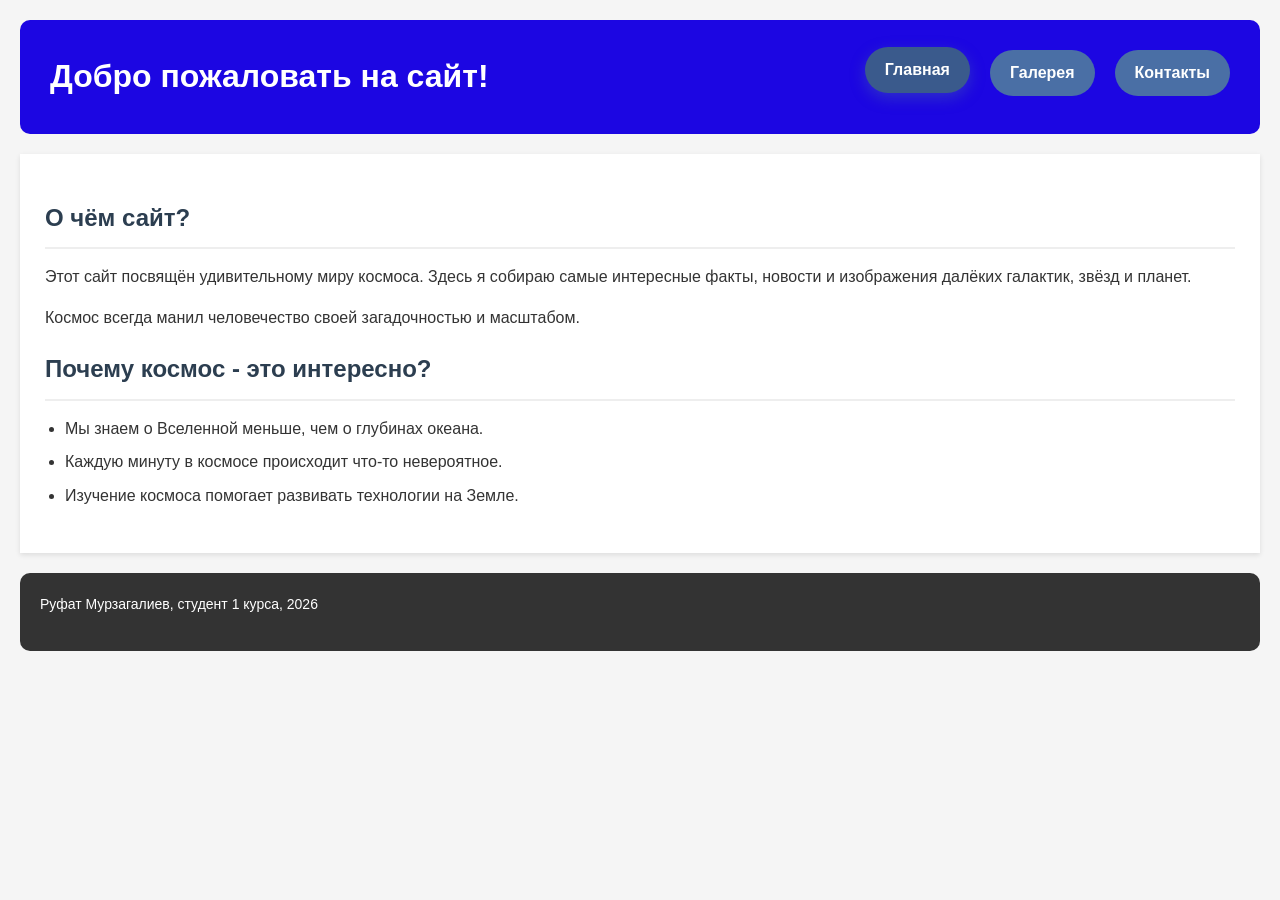
<file: index.html>
<!DOCTYPE html>
<html lang="ru">
<head>
    <meta charset="UTF-8">
    <meta name="viewport" content="width=device-width, initial-scale=1.0">
    <title>Knight — Космос</title>
    <link rel="stylesheet" href="style.css">
</head>
<body>
<header>
    <h1>Добро пожаловать на сайт!</h1>
    <nav>
        <ul class="flex-nav">
            <li><a href="index.html" class="active">Главная</a></li>
            <li><a href="gallery.html">Галерея</a></li>
            <li><a href="contacts.html">Контакты</a></li>
        </ul>
    </nav>
</header>

<main>
    <section>
        <h2>О чём сайт?</h2>
        <p>Этот сайт посвящён удивительному миру космоса. Здесь я собираю самые интересные факты, новости и изображения далёких галактик, звёзд и планет.</p>
        <p>Космос всегда манил человечество своей загадочностью и масштабом.</p>
        
        <h2>Почему космос - это интересно?</h2>
        <ul>
            <li>Мы знаем о Вселенной меньше, чем о глубинах океана.</li>
            <li>Каждую минуту в космосе происходит что-то невероятное.</li>
            <li>Изучение космоса помогает развивать технологии на Земле.</li>
        </ul>
    </section>
</main>

<footer>
    <div class="footer-content">
        <p>Руфат Мурзагалиев, студент 1 курса, 2026</p>
    </div>
</footer>
</body>
</html>
</file>
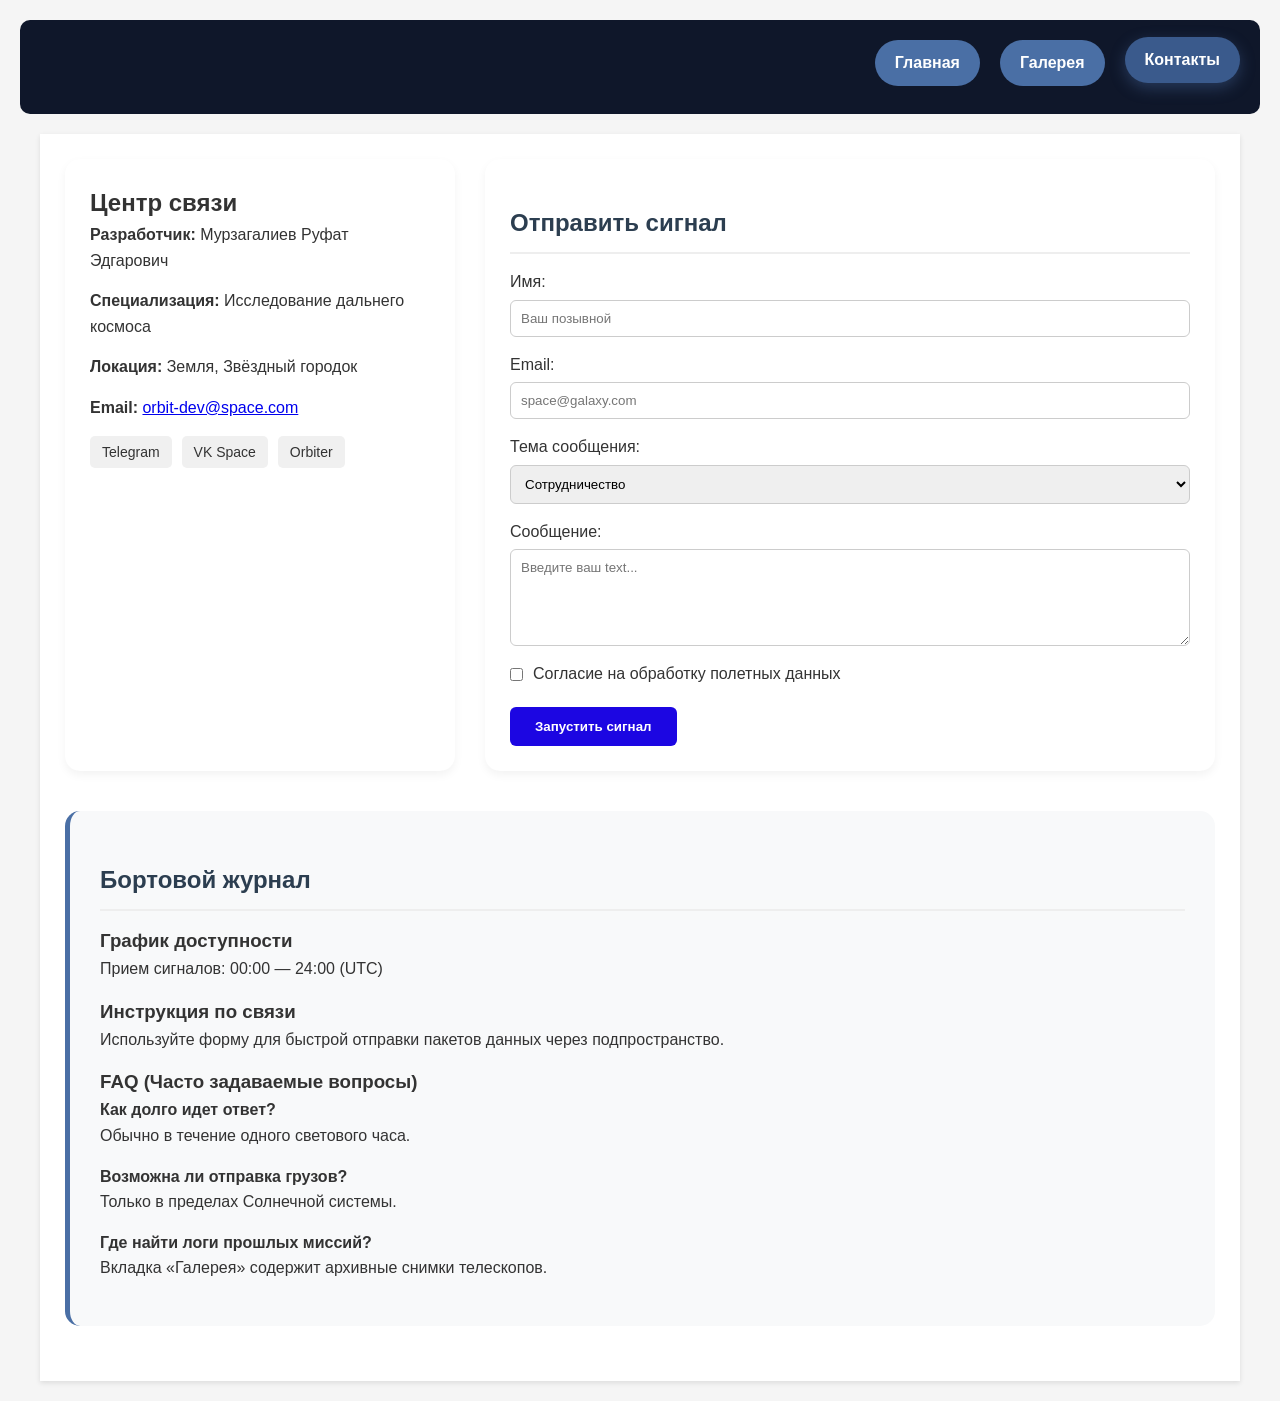
<file: contacts.html>
<!DOCTYPE html>
<html lang="ru">
<head>
    <meta charset="UTF-8">
    <meta name="viewport" content="width=device-width, initial-scale=1.0">
    <title>Космические контакты</title>
    <link rel="stylesheet" href="style.css">
</head>
<body>

    <header class="contacts-header">
        <nav class="space-nav">
            <ul class="flex-nav">
                <li><a href="index.html">Главная</a></li>
                <li><a href="gallery.html">Галерея</a></li>
                <li><a href="contacts.html" class="active">Контакты</a></li>
            </ul>
        </nav>
    </header>

    <main class="container">
        <!-- Общий Flex-контейнер для карточки и формы -->
        <div class="contacts-wrapper">
            
            <!-- 1.1. Информационная карточка (Получит flex: 1) -->
            <section class="info-card">
                <h1>Центр связи</h1>
                <p class="developer"><strong>Разработчик:</strong> Мурзагалиев Руфат Эдгарович</p>
                <p class="specialization"><strong>Специализация:</strong> Исследование дальнего космоса</p>
                <p class="location"><strong>Локация:</strong> Земля, Звёздный городок</p>
                <p class="email"><strong>Email:</strong> <a href="mailto:orbit-dev@space.com">orbit-dev@space.com</a></p>
                <div class="socials">
                    <a href="#" class="social-link">Telegram</a>
                    <a href="#" class="social-link">VK Space</a>
                    <a href="#" class="social-link">Orbiter</a>
                </div>
            </section>

            <!-- 1.2. Форма обратной связи (Получит flex: 2) -->
            <section class="feedback-form">
                <h2>Отправить сигнал</h2>
                <form action="#">
                    <div class="form-group">
                        <label for="name" class="req-label">Имя:</label>
                        <input type="text" id="name" name="name" placeholder="Ваш позывной" required>
                    </div>

                    <div class="form-group">
                        <label for="email" class="req-label">Email:</label>
                        <input type="email" id="email" name="email" placeholder="space@galaxy.com" required>
                    </div>

                    <div class="form-group">
                        <label for="subject">Тема сообщения:</label>
                        <select id="subject" name="subject">
                            <option value="cooperation">Сотрудничество</option>
                            <option value="expedition">Заявка на полет</option>
                            <option value="error">Ошибка в координатах</option>
                        </select>
                    </div>

                    <div class="form-group">
                        <label for="message" class="req-label">Сообщение:</label>
                        <textarea id="message" name="message" rows="5" placeholder="Введите ваш text..." required></textarea>
                    </div>

                    <div class="form-checkbox">
                        <input type="checkbox" id="agree" name="agree" required>
                        <label id="checkbox-label" for="agree">Согласие на обработку полетных данных</label>
                    </div>

                    <button type="submit" class="btn-submit">Запустить сигнал</button>
                </form>
            </section>
        </div>

        <!-- 1.3. Дополнительный информационный блок -->
        <section class="extra-info">
            <h2>Бортовой журнал</h2>
            <h3>График доступности</h3>
            <p>Прием сигналов: 00:00 — 24:00 (UTC)</p>

            <h3>Инструкция по связи</h3>
            <p>Используйте форму для быстрой отправки пакетов данных через подпространство.</p>

            <h3>FAQ (Часто задаваемые вопросы)</h3>
            <div class="faq-list">
                <div class="faq-item">
                    <h4>Как долго идет ответ?</h4>
                    <p>Обычно в течение одного светового часа.</p>
                </div>
                <div class="faq-item">
                    <h4>Возможна ли отправка грузов?</h4>
                    <p>Только в пределах Солнечной системы.</p>
                </div>
                <div class="faq-item">
                    <h4>Где найти логи прошлых миссий?</h4>
                    <p>Вкладка «Галерея» содержит архивные снимки телескопов.</p>
                </div>
            </div>
        </section>
    </main>
</body>
</html>
</file>
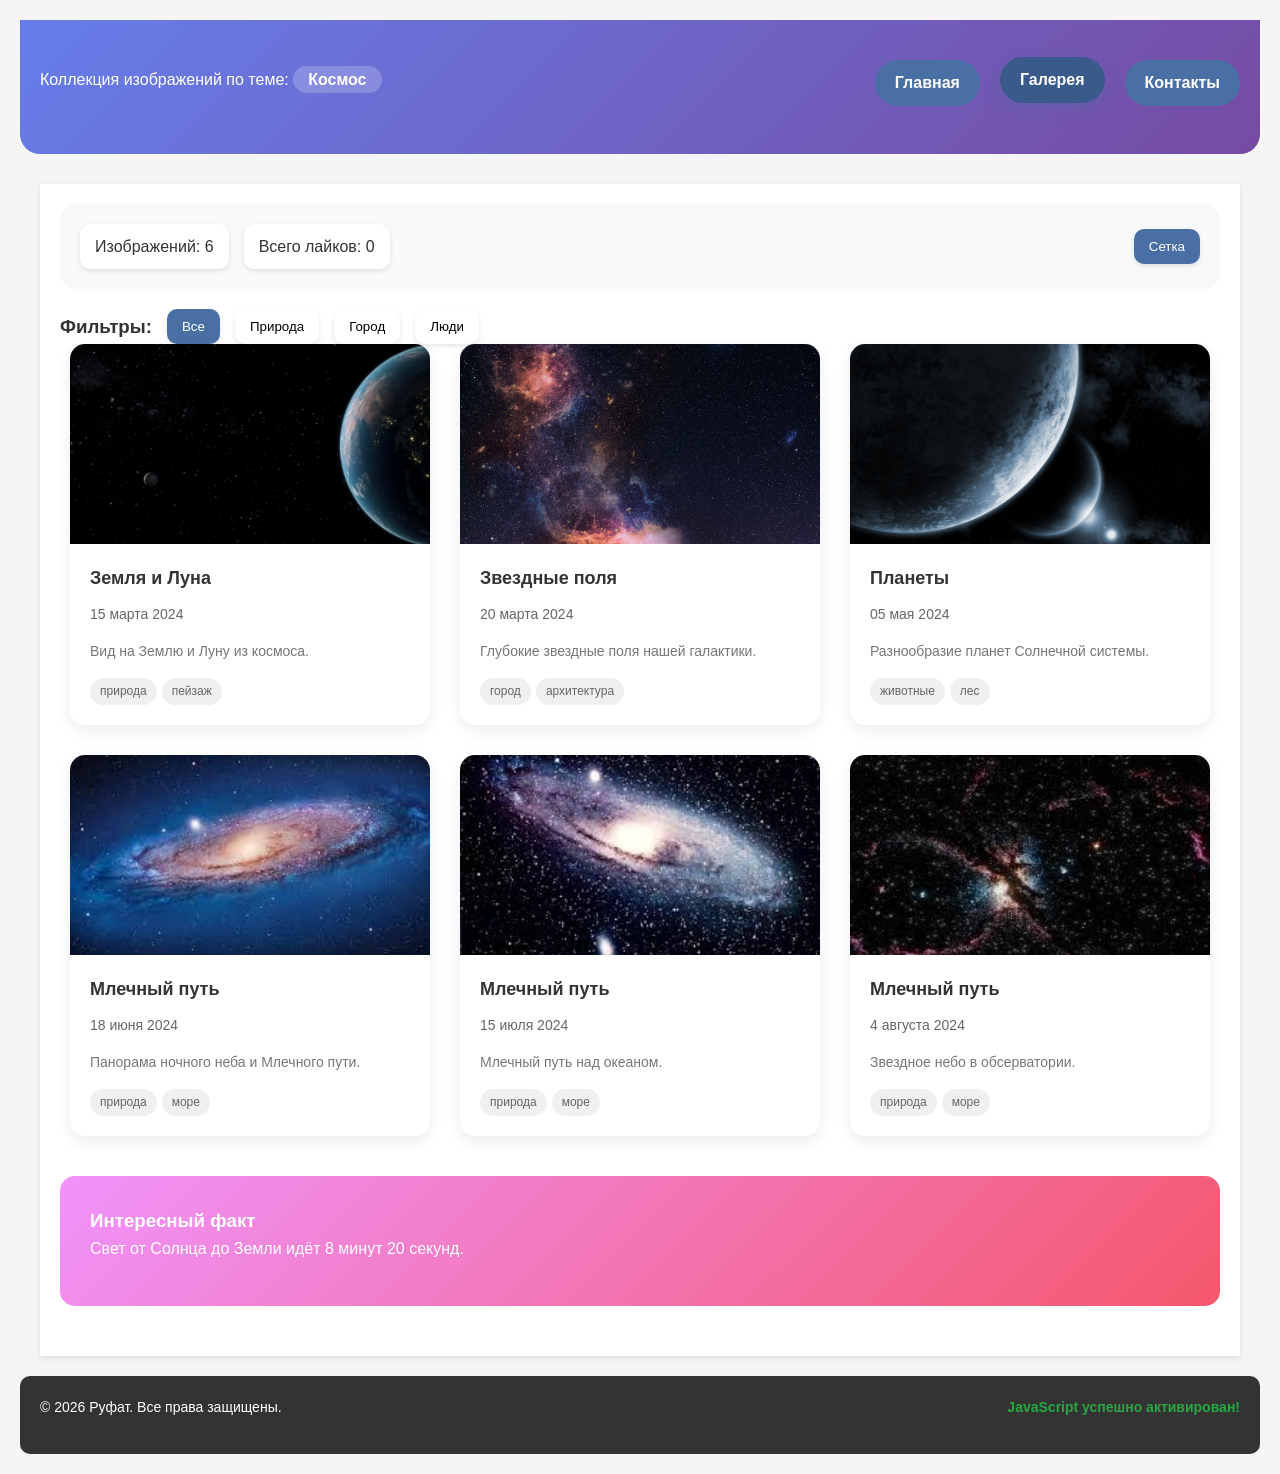
<file: gallery.html>
<!DOCTYPE html>
<html lang="ru">
<head>
    <meta charset="UTF-8">
    <meta name="viewport" content="width=device-width, initial-scale=1.0">
    <title>Knight — Галерея</title>
    <link rel="stylesheet" href="style.css">
    <link rel="stylesheet" href="https://cloudflare.com">
</head>
<body>
    <header class="gallery-header">
        <div class="header-content">
            <h1><i class="fas fa-images"></i></h1>
            <p class="subtitle">Коллекция изображений по теме: <span class="theme-name">Космос</span></p>
        </div>
        <nav class="main-nav">
            <ul class="flex-nav">
                <li><a href="index.html">Главная</a></li>
                <li><a href="gallery.html" class="active">Галерея</a></li>
                <li><a href="contacts.html">Контакты</a></li>
            </ul>
        </nav>
    </header>

    <main class="gallery-container">
        <div class="controls-panel">
            <div class="stats">
                <span class="stat-item">
                    <i class="fas fa-image"></i>
                    Изображений: <span id="image-counter">0</span>
                </span>
                <span class="stat-item">
                    <i class="fas fa-heart"></i>
                    Всего лайков: <span id="total-likes">0</span>
                </span>
            </div>
            <div class="view-controls">
                <button id="grid-view" class="view-btn active">
                    <i class="fas fa-th"></i> Сетка
                </button>
            </div>
        </div>

        <div class="filters">
            <h3><i class="fas fa-filter"></i>Фильтры:</h3>
            <div class="filter-buttons">
                <button class="filter-btn active" data-filter="all">Все</button>
                <button class="filter-btn" data-filter="nature">Природа</button> 
                <button class="filter-btn" data-filter="city">Город</button>
                <button class="filter-btn" data-filter="people">Люди</button>
            </div>
        </div>

        <!-- ГАЛЕРЕЯ НА FLEXBOX -->
        <div class="gallery-flex" id="image-gallery">
            <!--Карточка 1-->
            <article class="image-card" data-category="nature">
                <div class="card-image">
                    <img src="images/1.jpg" alt="Земля и Луна" class="gallery-img" loading="lazy">
                    <div class="image-overlay">
                        <button class="like-btn" data-id="1">
                            <i class="far fa-heart"></i> <span class="like-count">0</span>
                        </button>
                        <button class="zoom-btn"><i class="fas fa-expand"></i></button>
                    </div>
                </div>
                <div class="card-content">
                    <h3 class="image-title">Земля и Луна</h3>
                    <p class="image-date"><i class="far fa-calendar"></i> 15 марта 2024</p>
                    <p class="image-description">Вид на Землю и Луну из космоса.</p>
                    <div class="image-tags"><span class="tag">природа</span><span class="tag">пейзаж</span></div>
                </div>
            </article>

            <!-- Карточка 2 -->
            <article class="image-card" data-category="city">
                <div class="card-image">
                    <img src="images/2.jpg" alt="Звездные поля" class="gallery-img" loading="lazy">
                    <div class="image-overlay">
                        <button class="like-btn" data-id="2">
                            <i class="far fa-heart"></i> <span class="like-count">0</span>
                        </button>
                        <button class="zoom-btn"><i class="fas fa-expand"></i></button>
                    </div>
                </div>
                <div class="card-content">
                    <h3 class="image-title">Звездные поля</h3>
                    <p class="image-date"><i class="far fa-calendar"></i> 20 марта 2024</p>
                    <p class="image-description">Глубокие звездные поля нашей галактики.</p>
                    <div class="image-tags"><span class="tag">город</span><span class="tag">архитектура</span></div>
                </div>
            </article>

            <!-- Карточка 3 -->
            <article class="image-card" data-category="planets">
                <div class="card-image">
                    <img src="images/3.jpg" alt="Планеты" class="gallery-img" loading="lazy">
                    <div class="image-overlay">
                        <button class="like-btn" data-id="3">
                            <i class="far fa-heart"></i> <span class="like-count">0</span>
                        </button>
                        <button class="zoom-btn"><i class="fas fa-expand"></i></button>
                    </div>
                </div>
                <div class="card-content">
                    <h3 class="image-title">Планеты</h3>
                    <p class="image-date"><i class="far fa-calendar"></i> 05 мая 2024</p>
                    <p class="image-description">Разнообразие планет Солнечной системы.</p>
                    <div class="image-tags"><span class="tag">животные</span><span class="tag">лес</span></div>
                </div>
            </article>

            <!-- Карточка 4 -->
            <article class="image-card" data-category="nature">
                <div class="card-image">
                    <img src="images/4.jpg" alt="Млечный путь" class="gallery-img" loading="lazy">
                    <div class="image-overlay">
                        <button class="like-btn" data-id="4">
                            <i class="far fa-heart"></i> <span class="like-count">0</span>
                        </button>
                        <button class="zoom-btn"><i class="fas fa-expand"></i></button>
                    </div>
                </div>
                <div class="card-content">
                    <h3 class="image-title">Млечный путь</h3>
                    <p class="image-date"><i class="far fa-calendar"></i> 18 июня 2024</p>
                    <p class="image-description">Панорама ночного неба и Млечного пути.</p>
                    <div class="image-tags"><span class="tag">природа</span><span class="tag">море</span></div>
                </div>
            </article>

            <!-- Карточка 5 -->
            <article class="image-card" data-category="nature">
                <div class="card-image">
                    <img src="images/5.jpg" alt="Млечный путь 2" class="gallery-img" loading="lazy">
                    <div class="image-overlay">
                        <button class="like-btn" data-id="5">
                            <i class="far fa-heart"></i> <span class="like-count">0</span>
                        </button>
                        <button class="zoom-btn"><i class="fas fa-expand"></i></button>
                    </div>
                </div>
                <div class="card-content">
                    <h3 class="image-title">Млечный путь</h3>
                    <p class="image-date"><i class="far fa-calendar"></i> 15 июля 2024</p>
                    <p class="image-description">Млечный путь над океаном.</p>
                    <div class="image-tags"><span class="tag">природа</span><span class="tag">море</span></div>
                </div>
            </article>

            <!-- Карточка 6 -->
            <article class="image-card" data-category="nature">
                <div class="card-image">
                    <img src="images/6.jpg" alt="Млечный путь 3" class="gallery-img" loading="lazy">
                    <div class="image-overlay">
                        <button class="like-btn" data-id="6">
                            <i class="far fa-heart"></i> <span class="like-count">0</span>
                        </button>
                        <button class="zoom-btn"><i class="fas fa-expand"></i></button>
                    </div>
                </div>
                <div class="card-content">
                    <h3 class="image-title">Млечный путь</h3>
                    <p class="image-date"><i class="far fa-calendar"></i> 4 августа 2024</p>
                    <p class="image-description">Звездное небо в обсерватории.</p>
                    <div class="image-tags"><span class="tag">природа</span><span class="tag">море</span></div>
                </div>
            </article>
        </div>

        <aside class="gallery-info">
            <h3><i class="fas fa-lightbulb"></i> Интересный факт</h3>
            <p>Свет от Солнца до Земли идёт 8 минут 20 секунд.</p>
        </aside>
    </main>

    <footer class="gallery-footer">
        <div class="footer-content">
            <p>&copy; <span id="current-year">2026</span> Руфат. Все права защищены.</p>
            <p class="js-status">JavaScript загружен и работает!</p>
        </div>
    </footer>

    <script src="script.js"></script>
</body>
</html>
</file>
<file: style.css>
/* === БАЗОВЫЕ НАСТРОЙКИ === */
* {
    margin: 0;
    padding: 0;
    box-sizing: border-box;
}
body {
    font-family: Verdana, Geneva, Tahoma, sans-serif;
    background-color: #f5f5f5;
    color: #333;
    line-height: 1.6;
    padding: 20px;
}
main {
    background-color: white;
    padding: 25px;
    box-shadow: 0 2px 5px rgba(0, 0, 0, 0.1);
    margin-bottom: 20px;
}
h2 {
    color: #2c3e50;
    margin: 20px 0 15px 0;
    padding-bottom: 10px;
    border-bottom: 2px solid #eee;
}
p { margin-bottom: 15px; }
ul { margin-left: 20px; margin-bottom: 20px; }
ul li { margin-bottom: 8px; }

/* === ЭТАП 3: ГИБКИЕ ШАПКИ === */
header {
    background-color: #1c06e2;
    color: white;
    padding: 30px;
    border-radius: 10px;
    margin-bottom: 20px;
    display: flex;
    justify-content: space-between;
    align-items: center;
    flex-wrap: wrap;
    gap: 20px;
}
header h1 { font-size: 32px; }

.gallery-header {
    background: linear-gradient(135deg, #667eea 0%, #764ba2 100%);
    color: white;
    padding: 40px 20px;
    border-radius: 0 0 20px 20px;
    margin-bottom: 30px;
    display: flex;
    justify-content: space-between;
    align-items: center;
    flex-wrap: wrap;
    gap: 20px;
}
.contacts-header {
    background-color: #0f172a;
    padding: 20px;
    border-radius: 10px;
    margin-bottom: 20px;
    display: flex;
    justify-content: flex-end;
}
.header-content { text-align: left; }
.theme-name {
    background: rgba(255, 255, 255, 0.2);
    padding: 5px 15px;
    border-radius: 20px;
    font-weight: bold;
}

/* === ЭТАП 2: СОВРЕМЕННОЕ МЕНЮ НА FLEXBOX === */
.flex-nav {
    display: flex;
    justify-content: center;
    gap: 20px;
    list-style: none;
    padding: 0;
    margin: 0;
}
.flex-nav a {
    display: block;
    padding: 10px 20px;
    background-color: #4a6fa5;
    color: white;
    text-decoration: none;
    font-weight: bold;
    border-radius: 30px;
    transition: all 0.3s ease;
}
.flex-nav a:hover, .flex-nav a.active {
    background-color: #3a5a8c;
    transform: translateY(-3px);
    box-shadow: 0 5px 15px rgba(74, 111, 165, 0.4);
}

/* === ЭТАП 4: РЕАЛИЗАЦИЯ ГАЛЕРЕИ НА FLEXBOX === */
.gallery-container {
    max-width: 1200px;
    margin: 0 auto;
    padding: 20px;
}
.controls-panel {
    display: flex;
    justify-content: space-between;
    align-items: center;
    gap: 20px;
    background: #f8f9fa;
    padding: 20px;
    border-radius: 15px;
    margin-bottom: 20px;
}
.stats, .view-controls, .filters, .filter-buttons {
    display: flex;
    gap: 15px;
    flex-wrap: wrap;
    align-items: center;
}
.stat-item, .view-btn, .filter-btn {
    background: white;
    padding: 10px 15px;
    border-radius: 10px;
    box-shadow: 0 2px 5px rgba(0,0,0,0.1);
    border: none;
}
.view-btn, .filter-btn { cursor: pointer; transition: all 0.3s; }
.view-btn.active, .filter-btn.active, .filter-btn:hover {
    background: #4a6fa5;
    color: white;
}

/* Flex контейнер для карточек */
.gallery-flex {
    display: flex;
    flex-wrap: wrap;
    justify-content: center;
    gap: 30px;
    margin-bottom: 40px;
}
.image-card {
    background: white;
    border-radius: 15px;
    overflow: hidden;
    box-shadow: 0 5px 15px rgba(0,0,0,0.08);
    transition: all 0.3s ease;
    display: flex;
    flex-direction: column;
    flex: 1 1 300px;
    max-width: 360px;
}
.image-card:hover {
    transform: translateY(-10px);
    box-shadow: 0 15px 30px rgba(0,0,0,0.15);
}
.card-image { position: relative; height: 200px; overflow: hidden; }
.gallery-img { width: 100%; height: 100%; object-fit: cover; transition: transform 0.5s ease; }
.image-card:hover .gallery-img { transform: scale(1.05); }

.image-overlay {
    position: absolute;
    top: 10px;
    right: 10px;
    display: flex;
    gap: 10px;
    opacity: 0;
    transition: opacity 0.3s;
}
.image-card:hover .image-overlay { opacity: 1; }
.like-btn, .zoom-btn {
    background: rgba(255, 255, 255, 0.9);
    border: none;
    width: 40px;
    height: 40px;
    border-radius: 50%;
    cursor: pointer;
    display: grid;
    place-items: center;
    box-shadow: 0 2px 5px rgba(0,0,0,0.2);
    transition: all 0.3s;
}
.like-btn:hover, .like-btn.liked { background: #ff6b8b; color: white; }
.zoom-btn:hover { background: #4a6fa5; color: white; }
.card-content { padding: 20px; flex-grow: 1; display: flex; flex-direction: column; }
.image-title { margin: 0 0 10px 0; color: #333; font-size: 18px; }
.image-date { color: #666; font-size: 14px; margin-bottom: 15px; }
.image-description { color: #777; font-size: 14px; margin-bottom: 15px; flex-grow: 1; }
.image-tags { display: flex; gap: 5px; flex-wrap: wrap; }
.tag { background: #f0f0f0; color: #666; padding: 4px 10px; border-radius: 15px; font-size: 12px; }

/* === ЭТАП 6: СЕТКА ДЛЯ СТРАНИЦЫ КОНТАКТОВ === */
.container { max-width: 1200px; margin: 0 auto; }
.contacts-wrapper {
    display: flex;
    gap: 30px;
    margin-bottom: 40px;
    flex-wrap: wrap;
}
.info-card {
    flex: 1; /* Соотношение 1 */
    min-width: 280px;
    background: white;
    padding: 25px;
    border-radius: 15px;
    box-shadow: 0 4px 10px rgba(0,0,0,0.05);
}
.feedback-form {
    flex: 2; /* Соотношение 2 */
    min-width: 320px;
    background: white;
    padding: 25px;
    border-radius: 15px;
    box-shadow: 0 4px 10px rgba(0,0,0,0.05);
}
.form-group { display: flex; flex-direction: column; gap: 5px; margin-bottom: 15px; }
.form-group input, .form-group select, .form-group textarea {
    padding: 10px; border: 1px solid #ccc; border-radius: 6px; font-family: inherit;
}
.form-checkbox { display: flex; align-items: center; gap: 10px; margin-bottom: 20px; }
.btn-submit {
    background: #1c06e2; color: white; border: none; padding: 12px 25px;
    border-radius: 6px; cursor: pointer; font-weight: bold; transition: background 0.3s;
}
.btn-submit:hover { background: #3a5a8c; }
.socials { display: flex; gap: 10px; margin-top: 15px; }
.social-link { background: #f0f0f0; padding: 5px 12px; border-radius: 5px; text-decoration: none; color: #333; font-size: 14px; }

/* === ИНФО-БЛОКИ И ГИБКИЙ ФУТЕР === */
.gallery-info, .extra-info {
    background: linear-gradient(135deg, #f093fb 0%, #f5576c 100%);
    color: white; padding: 30px; border-radius: 15px; margin-bottom: 30px;
}
.extra-info { background: #f8f9fa; color: #333; border-left: 5px solid #4a6fa5; }
footer, .gallery-footer {
    background-color: #333; color: white; padding: 20px; border-radius: 10px; font-size: 14px; margin-top: 20px;
}
.footer-content { display: flex; justify-content: space-between; align-items: center; flex-wrap: wrap; gap: 15px; }
.js-status { color: #28a745; font-weight: bold; }
.hidden { display: none !important; }

/* АНИМАЦИИ */
@keyframes fadeIn { from { opacity: 0; transform: translateY(20px); } to { opacity: 1; transform: translateY(0); } }
.image-card { animation: fadeIn 0.5s ease forwards; }
.image-card:nth-child(1) { animation-delay: 0.1s; }
.image-card:nth-child(2) { animation-delay: 0.2s; }
.image-card:nth-child(3) { animation-delay: 0.3s; }
.image-card:nth-child(4) { animation-delay: 0.4s; }
.image-card:nth-child(5) { animation-delay: 0.5s; }
.image-card:nth-child(6) { animation-delay: 0.6s; }
</file>
